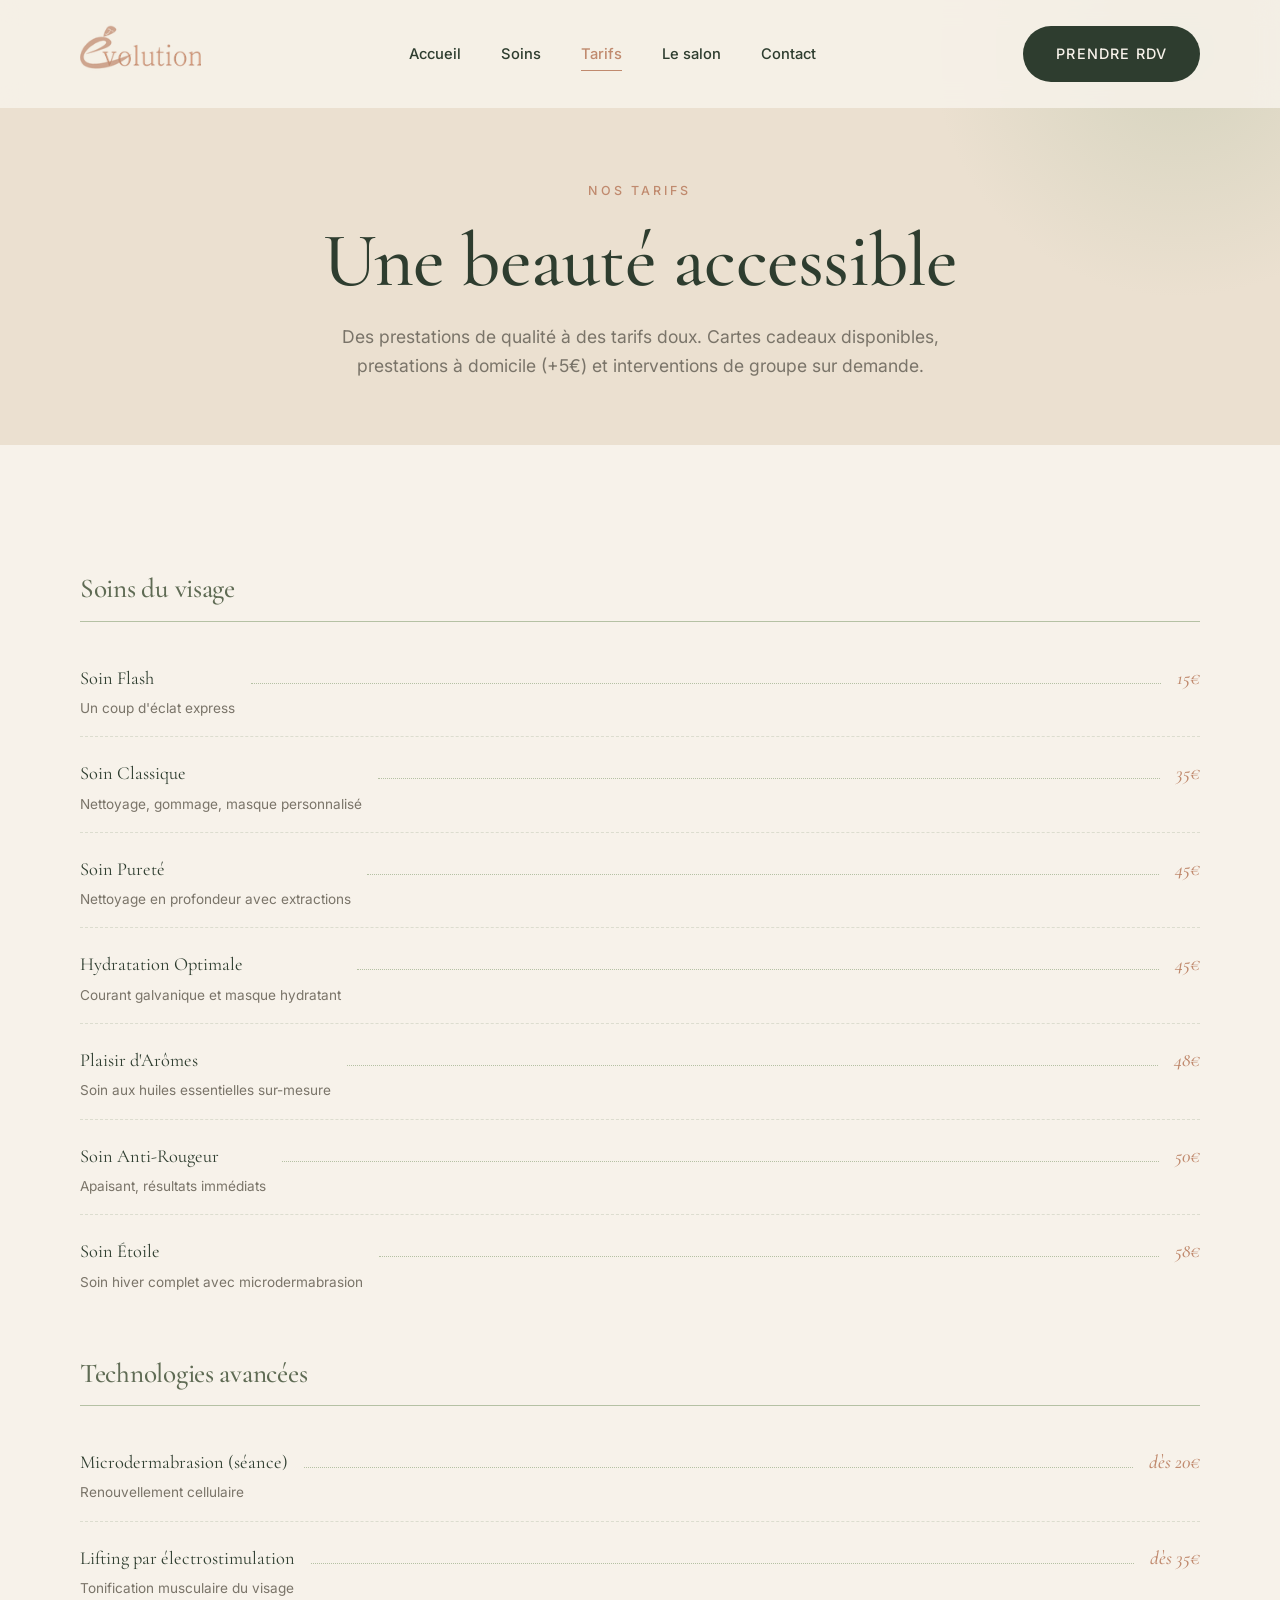
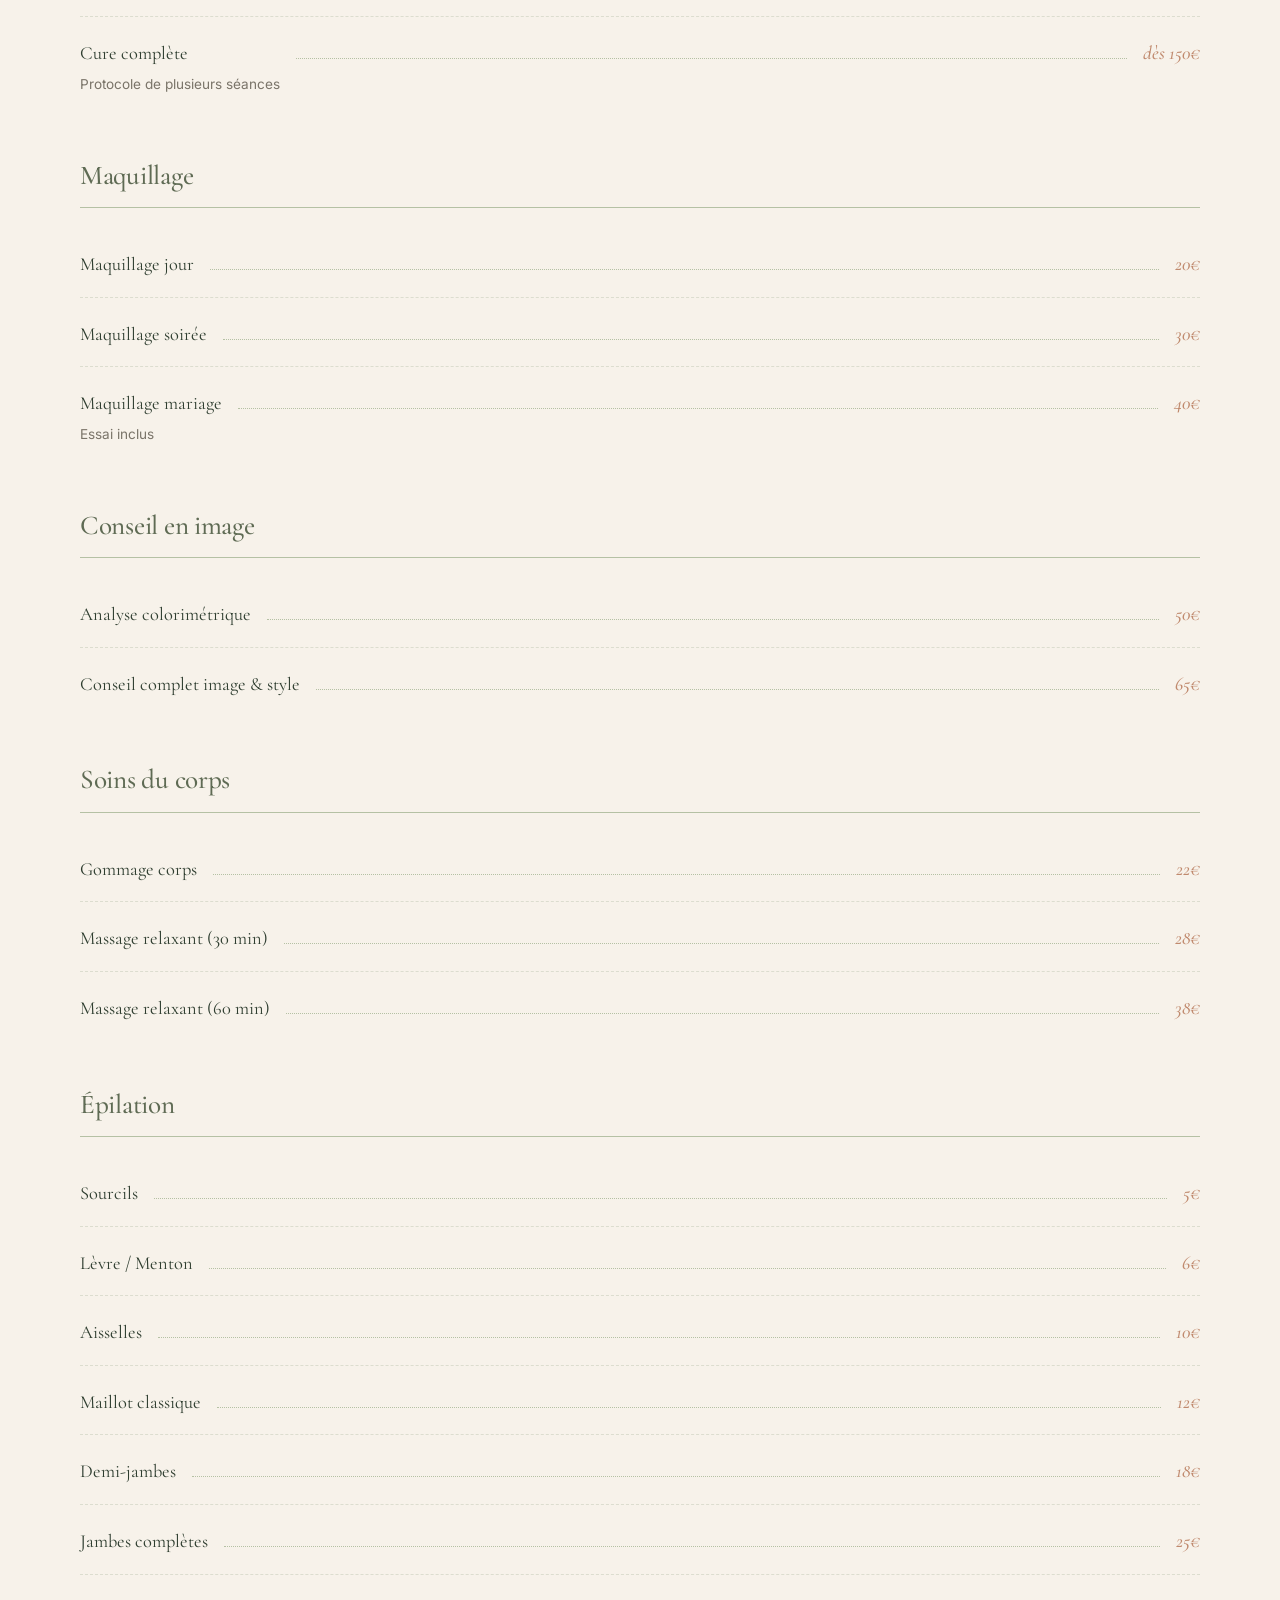
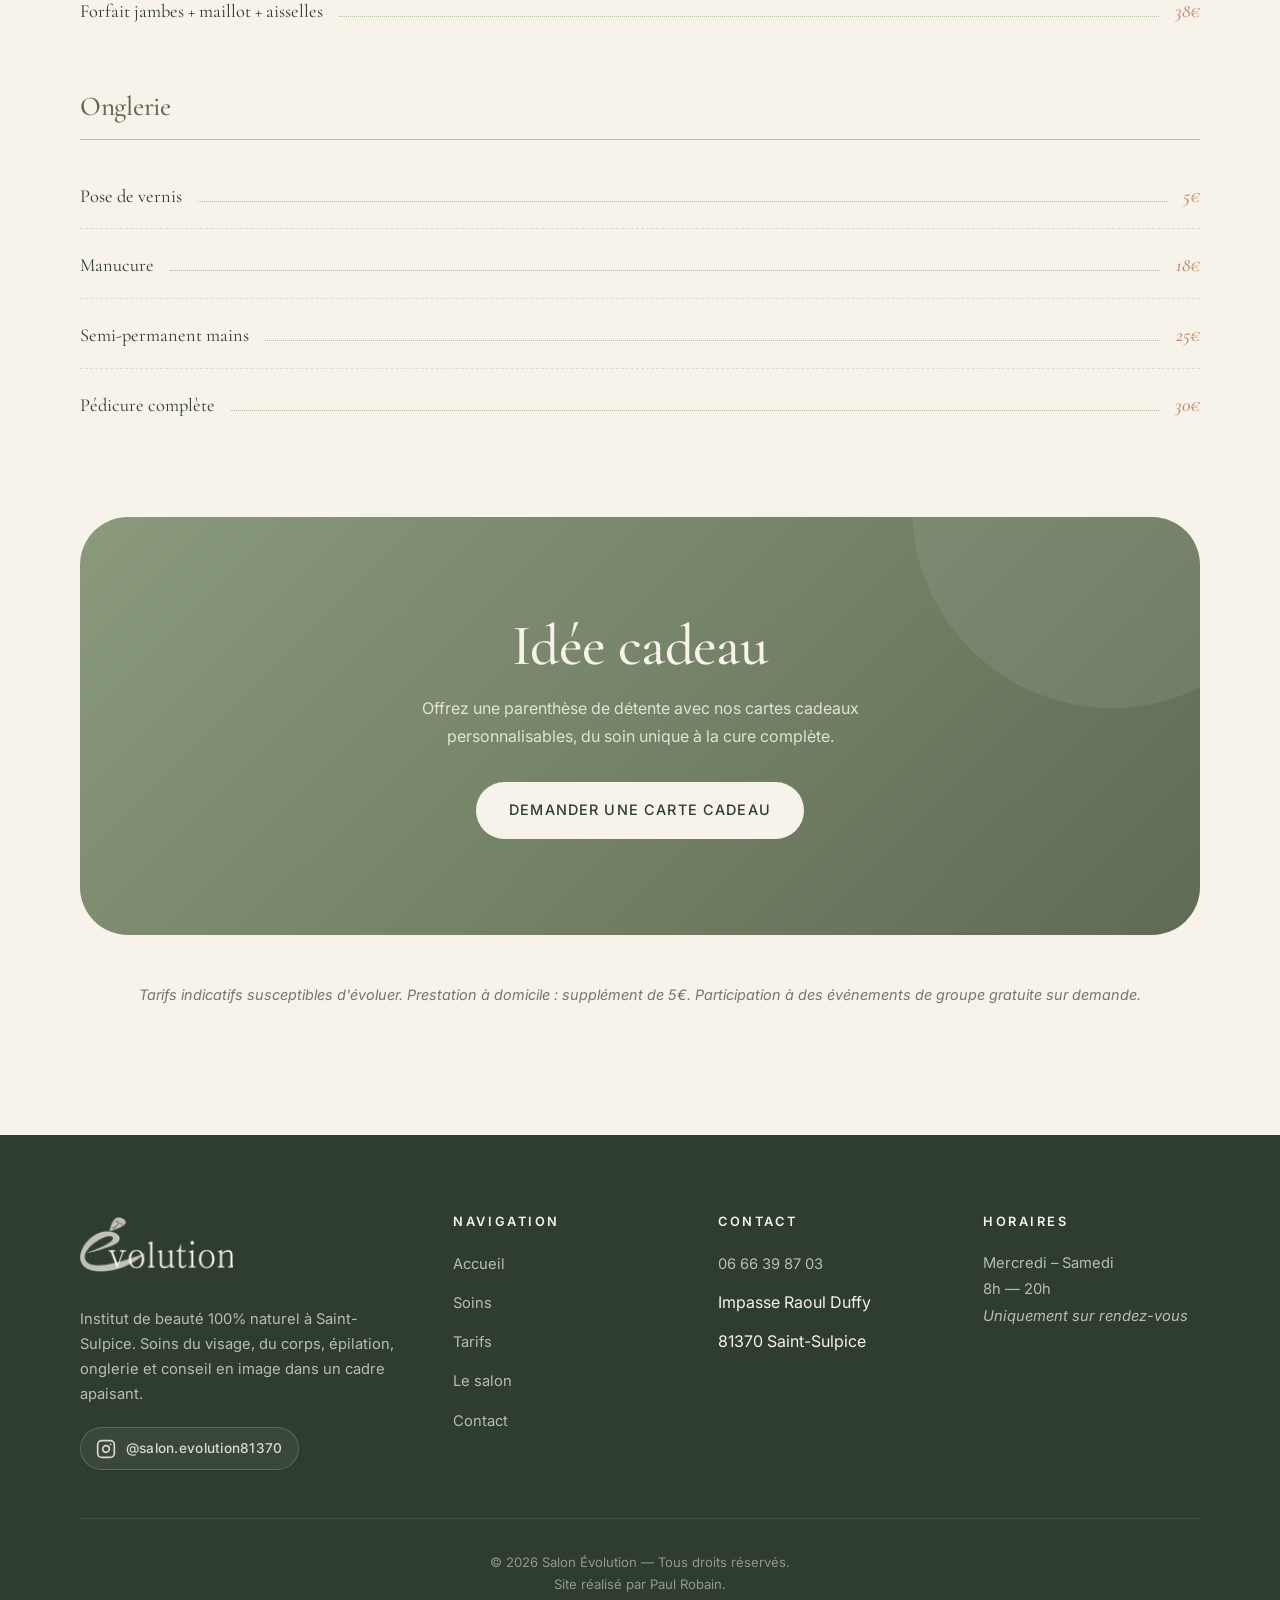
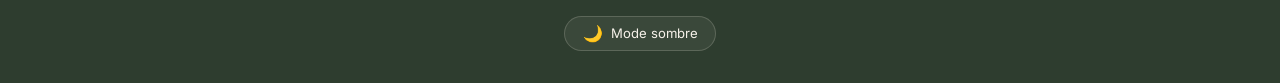
<file: tarifs.html>
<!DOCTYPE html>
<html lang="fr">
<head>
<meta charset="UTF-8" />
<meta name="viewport" content="width=device-width, initial-scale=1.0" />
<title>Tarifs — Salon Évolution</title>
<meta name="description" content="Consultez la carte complète des tarifs du salon Évolution : soins visage, corps, épilation, onglerie et plus." />
<link rel="preconnect" href="https://fonts.googleapis.com" />
<link rel="preconnect" href="https://fonts.gstatic.com" crossorigin />
<link href="https://fonts.googleapis.com/css2?family=Cormorant+Garamond:ital,wght@0,400;0,500;0,600;1,400;1,500&family=Inter:wght@300;400;500;600;700&display=swap" rel="stylesheet" />
<script>(function(){var t=localStorage.getItem("theme")||(matchMedia("(prefers-color-scheme: dark)").matches?"dark":"light");document.documentElement.setAttribute("data-theme",t);})();</script>
<link rel="stylesheet" href="assets/css/styles.css" />
</head>
<body>

<header class="navbar" id="navbar">
  <div class="container nav-inner">
    <a href="index.html" class="brand" aria-label="Salon Évolution — Accueil"><img src="assets/img/logo-evolution.png" srcset="assets/img/logo-evolution.png 1x, assets/img/logo-evolution@2x.png 2x" alt="Salon Évolution" width="146" height="72" /></a>
    <nav>
      <ul class="nav-links">
        <li><a href="index.html">Accueil</a></li>
        <li><a href="soins.html">Soins</a></li>
        <li><a href="tarifs.html" class="active">Tarifs</a></li>
        <li><a href="salon.html">Le salon</a></li>
        <li><a href="contact.html">Contact</a></li>
      </ul>
    </nav>
    <div class="nav-cta">
      <a href="tel:+33666398703" class="btn btn-primary">Prendre RDV</a>
      <button class="nav-toggle" aria-label="Menu"><span></span><span></span><span></span></button>
    </div>
  </div>
</header>

<section class="page-header">
  <div class="container">
    <span class="eyebrow">Nos tarifs</span>
    <h1>Une beauté accessible</h1>
    <p>Des prestations de qualité à des tarifs doux. Cartes cadeaux disponibles, prestations à domicile (+5€) et interventions de groupe sur demande.</p>
  </div>
</section>

<section>
  <div class="container">
    <div class="pricing-categories">

      <div class="pricing-category reveal">
        <h3>Soins du visage</h3>
        <div class="pricing-list">
          <div class="pricing-row">
            <span class="pricing-name">Soin Flash<span class="pricing-desc">Un coup d'éclat express</span></span>
            <span class="pricing-dots"></span>
            <span class="pricing-price">15€</span>
          </div>
          <div class="pricing-row">
            <span class="pricing-name">Soin Classique<span class="pricing-desc">Nettoyage, gommage, masque personnalisé</span></span>
            <span class="pricing-dots"></span>
            <span class="pricing-price">35€</span>
          </div>
          <div class="pricing-row">
            <span class="pricing-name">Soin Pureté<span class="pricing-desc">Nettoyage en profondeur avec extractions</span></span>
            <span class="pricing-dots"></span>
            <span class="pricing-price">45€</span>
          </div>
          <div class="pricing-row">
            <span class="pricing-name">Hydratation Optimale<span class="pricing-desc">Courant galvanique et masque hydratant</span></span>
            <span class="pricing-dots"></span>
            <span class="pricing-price">45€</span>
          </div>
          <div class="pricing-row">
            <span class="pricing-name">Plaisir d'Arômes<span class="pricing-desc">Soin aux huiles essentielles sur-mesure</span></span>
            <span class="pricing-dots"></span>
            <span class="pricing-price">48€</span>
          </div>
          <div class="pricing-row">
            <span class="pricing-name">Soin Anti-Rougeur<span class="pricing-desc">Apaisant, résultats immédiats</span></span>
            <span class="pricing-dots"></span>
            <span class="pricing-price">50€</span>
          </div>
          <div class="pricing-row">
            <span class="pricing-name">Soin Étoile<span class="pricing-desc">Soin hiver complet avec microdermabrasion</span></span>
            <span class="pricing-dots"></span>
            <span class="pricing-price">58€</span>
          </div>
        </div>
      </div>

      <div class="pricing-category reveal">
        <h3>Technologies avancées</h3>
        <div class="pricing-list">
          <div class="pricing-row">
            <span class="pricing-name">Microdermabrasion (séance)<span class="pricing-desc">Renouvellement cellulaire</span></span>
            <span class="pricing-dots"></span>
            <span class="pricing-price">dès 20€</span>
          </div>
          <div class="pricing-row">
            <span class="pricing-name">Lifting par électrostimulation<span class="pricing-desc">Tonification musculaire du visage</span></span>
            <span class="pricing-dots"></span>
            <span class="pricing-price">dès 35€</span>
          </div>
          <div class="pricing-row">
            <span class="pricing-name">Cure complète<span class="pricing-desc">Protocole de plusieurs séances</span></span>
            <span class="pricing-dots"></span>
            <span class="pricing-price">dès 150€</span>
          </div>
        </div>
      </div>

      <div class="pricing-category reveal">
        <h3>Maquillage</h3>
        <div class="pricing-list">
          <div class="pricing-row">
            <span class="pricing-name">Maquillage jour</span>
            <span class="pricing-dots"></span>
            <span class="pricing-price">20€</span>
          </div>
          <div class="pricing-row">
            <span class="pricing-name">Maquillage soirée</span>
            <span class="pricing-dots"></span>
            <span class="pricing-price">30€</span>
          </div>
          <div class="pricing-row">
            <span class="pricing-name">Maquillage mariage<span class="pricing-desc">Essai inclus</span></span>
            <span class="pricing-dots"></span>
            <span class="pricing-price">40€</span>
          </div>
        </div>
      </div>

      <div class="pricing-category reveal">
        <h3>Conseil en image</h3>
        <div class="pricing-list">
          <div class="pricing-row">
            <span class="pricing-name">Analyse colorimétrique</span>
            <span class="pricing-dots"></span>
            <span class="pricing-price">50€</span>
          </div>
          <div class="pricing-row">
            <span class="pricing-name">Conseil complet image & style</span>
            <span class="pricing-dots"></span>
            <span class="pricing-price">65€</span>
          </div>
        </div>
      </div>

      <div class="pricing-category reveal">
        <h3>Soins du corps</h3>
        <div class="pricing-list">
          <div class="pricing-row">
            <span class="pricing-name">Gommage corps</span>
            <span class="pricing-dots"></span>
            <span class="pricing-price">22€</span>
          </div>
          <div class="pricing-row">
            <span class="pricing-name">Massage relaxant (30 min)</span>
            <span class="pricing-dots"></span>
            <span class="pricing-price">28€</span>
          </div>
          <div class="pricing-row">
            <span class="pricing-name">Massage relaxant (60 min)</span>
            <span class="pricing-dots"></span>
            <span class="pricing-price">38€</span>
          </div>
        </div>
      </div>

      <div class="pricing-category reveal">
        <h3>Épilation</h3>
        <div class="pricing-list">
          <div class="pricing-row">
            <span class="pricing-name">Sourcils</span>
            <span class="pricing-dots"></span>
            <span class="pricing-price">5€</span>
          </div>
          <div class="pricing-row">
            <span class="pricing-name">Lèvre / Menton</span>
            <span class="pricing-dots"></span>
            <span class="pricing-price">6€</span>
          </div>
          <div class="pricing-row">
            <span class="pricing-name">Aisselles</span>
            <span class="pricing-dots"></span>
            <span class="pricing-price">10€</span>
          </div>
          <div class="pricing-row">
            <span class="pricing-name">Maillot classique</span>
            <span class="pricing-dots"></span>
            <span class="pricing-price">12€</span>
          </div>
          <div class="pricing-row">
            <span class="pricing-name">Demi-jambes</span>
            <span class="pricing-dots"></span>
            <span class="pricing-price">18€</span>
          </div>
          <div class="pricing-row">
            <span class="pricing-name">Jambes complètes</span>
            <span class="pricing-dots"></span>
            <span class="pricing-price">25€</span>
          </div>
          <div class="pricing-row">
            <span class="pricing-name">Forfait jambes + maillot + aisselles</span>
            <span class="pricing-dots"></span>
            <span class="pricing-price">38€</span>
          </div>
        </div>
      </div>

      <div class="pricing-category reveal">
        <h3>Onglerie</h3>
        <div class="pricing-list">
          <div class="pricing-row">
            <span class="pricing-name">Pose de vernis</span>
            <span class="pricing-dots"></span>
            <span class="pricing-price">5€</span>
          </div>
          <div class="pricing-row">
            <span class="pricing-name">Manucure</span>
            <span class="pricing-dots"></span>
            <span class="pricing-price">18€</span>
          </div>
          <div class="pricing-row">
            <span class="pricing-name">Semi-permanent mains</span>
            <span class="pricing-dots"></span>
            <span class="pricing-price">25€</span>
          </div>
          <div class="pricing-row">
            <span class="pricing-name">Pédicure complète</span>
            <span class="pricing-dots"></span>
            <span class="pricing-price">30€</span>
          </div>
        </div>
      </div>

    </div>

    <div class="cta-banner reveal" style="margin-top: 5rem;">
      <h2>Idée cadeau</h2>
      <p>Offrez une parenthèse de détente avec nos cartes cadeaux personnalisables, du soin unique à la cure complète.</p>
      <a href="contact.html" class="btn">Demander une carte cadeau</a>
    </div>

    <p style="text-align: center; color: var(--stone); font-size: 0.9rem; margin-top: 2rem; font-style: italic;">
      Tarifs indicatifs susceptibles d'évoluer. Prestation à domicile : supplément de 5€. Participation à des événements de groupe gratuite sur demande.
    </p>
  </div>
</section>

<footer class="footer">
  <div class="container">
    <div class="footer-grid">
      <div class="footer-about">
        <span class="brand brand-footer"><img src="assets/img/logo-evolution-cream.png" srcset="assets/img/logo-evolution-cream.png 1x, assets/img/logo-evolution-cream@2x.png 2x" alt="Salon Évolution" width="146" height="72" /></span>
        <p>Institut de beauté 100% naturel à Saint-Sulpice. Soins du visage, du corps, épilation, onglerie et conseil en image dans un cadre apaisant.</p>
        <div class="footer-social">
          <a href="https://www.instagram.com/salon.evolution81370" target="_blank" rel="noopener" aria-label="Suivez-nous sur Instagram"><svg xmlns="http://www.w3.org/2000/svg" width="20" height="20" viewBox="0 0 24 24" fill="none" stroke="currentColor" stroke-width="2" stroke-linecap="round" stroke-linejoin="round" aria-hidden="true"><rect x="2" y="2" width="20" height="20" rx="5" ry="5"/><path d="M16 11.37A4 4 0 1 1 12.63 8 4 4 0 0 1 16 11.37z"/><line x1="17.5" y1="6.5" x2="17.5" y2="6.5"/></svg><span>@salon.evolution81370</span></a>
        </div>
      </div>
      <div>
        <h4>Navigation</h4>
        <ul class="footer-links">
          <li><a href="index.html">Accueil</a></li>
          <li><a href="soins.html">Soins</a></li>
          <li><a href="tarifs.html">Tarifs</a></li>
          <li><a href="salon.html">Le salon</a></li>
          <li><a href="contact.html">Contact</a></li>
        </ul>
      </div>
      <div>
        <h4>Contact</h4>
        <ul class="footer-links">
          <li><a href="tel:+33666398703">06 66 39 87 03</a></li>
          <li>Impasse Raoul Duffy</li>
          <li>81370 Saint-Sulpice</li>
        </ul>
      </div>
      <div class="footer-hours">
        <h4>Horaires</h4>
        <p>Mercredi – Samedi<br />8h — 20h<br /><em>Uniquement sur rendez-vous</em></p>
      </div>
    </div>
    <div class="footer-bottom">
      © <span id="year"></span> Salon Évolution — Tous droits réservés.
      <br />
      Site réalisé par <a href="https://paulrobain.fr" target="_blank" rel="noopener">Paul Robain</a>.
      <br />
      <button id="theme-toggle" class="theme-toggle" aria-label="Changer de thème">
        <span class="icon"></span>
        <span class="label-dark">Mode sombre</span>
        <span class="label-light">Mode clair</span>
      </button>
    </div>
  </div>
</footer>

<a href="tel:+33666398703" class="fab" id="fab">📞 Prendre RDV</a>
<script src="assets/js/main.js"></script>
</body>
</html>
</file>
<file: assets/css/styles.css>
/* =========================================================
   SALON ÉVOLUTION — Zen & Organic design system
   ========================================================= */

:root {
  --sage: #8a9a7b;
  --sage-dark: #5f6b54;
  --sage-light: #b5c1a4;
  --cream: #f7f2ea;
  --cream-warm: #ebe0d0;
  --terracotta: #c08a6e;
  --terracotta-dark: #a06a4e;
  --forest: #2e3d2f;
  --stone: #7a7469;
  --white-soft: #fbf8f3;

  --font-serif: "Cormorant Garamond", "Playfair Display", Georgia, serif;
  --font-sans: "Inter", -apple-system, BlinkMacSystemFont, "Segoe UI", sans-serif;

  --radius-sm: 12px;
  --radius-md: 24px;
  --radius-lg: 48px;

  --shadow-soft: 0 10px 40px -15px rgba(46, 61, 47, 0.15);
  --shadow-medium: 0 20px 60px -20px rgba(46, 61, 47, 0.2);

  --transition: 0.4s cubic-bezier(0.4, 0, 0.2, 1);

  --container: 1200px;
}

* {
  margin: 0;
  padding: 0;
  box-sizing: border-box;
}

html {
  scroll-behavior: smooth;
  scroll-padding-top: 90px;
}

body {
  font-family: var(--font-sans);
  font-size: 16px;
  line-height: 1.7;
  color: var(--forest);
  background: var(--cream);
  -webkit-font-smoothing: antialiased;
  overflow-x: hidden;
}

img {
  max-width: 100%;
  display: block;
}

a {
  color: inherit;
  text-decoration: none;
  transition: color var(--transition);
}

/* =========================================================
   Typography
   ========================================================= */
h1, h2, h3, h4 {
  font-family: var(--font-serif);
  font-weight: 500;
  line-height: 1.15;
  color: var(--forest);
  letter-spacing: -0.01em;
}

h1 { font-size: clamp(2.8rem, 6vw, 5rem); }
h2 { font-size: clamp(2.2rem, 4.5vw, 3.6rem); }
h3 { font-size: clamp(1.4rem, 2.5vw, 1.8rem); }
h4 { font-size: 1.2rem; }

.eyebrow {
  font-family: var(--font-sans);
  font-size: 0.78rem;
  letter-spacing: 0.25em;
  text-transform: uppercase;
  color: var(--terracotta);
  font-weight: 500;
  margin-bottom: 1rem;
  display: inline-block;
}

.lead {
  font-size: 1.15rem;
  color: var(--stone);
  max-width: 600px;
  line-height: 1.75;
}

/* =========================================================
   Layout
   ========================================================= */
.container {
  width: 100%;
  max-width: var(--container);
  margin: 0 auto;
  padding: 0 clamp(1.25rem, 4vw, 2.5rem);
}

section {
  padding: clamp(4rem, 10vw, 8rem) 0;
}

.section-header {
  text-align: center;
  max-width: 720px;
  margin: 0 auto 4rem;
}

.section-header .lead {
  margin: 1rem auto 0;
}

/* =========================================================
   Buttons
   ========================================================= */
.btn {
  display: inline-flex;
  align-items: center;
  gap: 0.6rem;
  padding: 0.95rem 2rem;
  font-family: var(--font-sans);
  font-size: 0.9rem;
  font-weight: 500;
  letter-spacing: 0.08em;
  text-transform: uppercase;
  border-radius: 999px;
  cursor: pointer;
  border: 1px solid transparent;
  transition: all var(--transition);
  white-space: nowrap;
}

.btn-primary {
  background: var(--forest);
  color: var(--cream);
}
.btn-primary:hover {
  background: var(--sage-dark);
  transform: translateY(-2px);
  box-shadow: var(--shadow-medium);
}

.btn-outline {
  background: transparent;
  color: var(--forest);
  border-color: var(--forest);
}
.btn-outline:hover {
  background: var(--forest);
  color: var(--cream);
}

.btn-terracotta {
  background: var(--terracotta);
  color: var(--white-soft);
}
.btn-terracotta:hover {
  background: var(--terracotta-dark);
  transform: translateY(-2px);
  box-shadow: var(--shadow-medium);
}

/* =========================================================
   Navigation
   ========================================================= */
.navbar {
  position: fixed;
  top: 0;
  left: 0;
  right: 0;
  z-index: 100;
  padding: 1.5rem 0;
  transition: padding var(--transition), box-shadow var(--transition);
  border-bottom: 1px solid transparent;
}
.navbar::before {
  content: "";
  position: absolute;
  inset: 0;
  background: rgba(247, 242, 234, 0.85);
  backdrop-filter: blur(12px);
  -webkit-backdrop-filter: blur(12px);
  z-index: -1;
}
.navbar.scrolled {
  padding: 0.9rem 0;
  border-bottom-color: rgba(138, 154, 123, 0.15);
}

.nav-inner {
  display: flex;
  align-items: center;
  justify-content: space-between;
  gap: 2rem;
}

.brand {
  font-family: var(--font-serif);
  font-size: 1.6rem;
  font-weight: 500;
  color: var(--forest);
  letter-spacing: 0.02em;
  display: inline-flex;
  align-items: center;
}
.brand img {
  display: block;
  height: 60px;
  width: auto;
  transition: height var(--transition);
}
.navbar.scrolled .brand img { height: 48px; }
@media (max-width: 560px) {
  .brand img { height: 52px; }
  .navbar.scrolled .brand img { height: 42px; }
}
.brand span {
  color: var(--terracotta);
  font-style: italic;
}

.nav-links {
  display: flex;
  gap: 2.5rem;
  list-style: none;
}

.nav-links a {
  font-size: 0.92rem;
  font-weight: 500;
  color: var(--forest);
  position: relative;
  padding: 0.25rem 0;
}
.nav-links a::after {
  content: "";
  position: absolute;
  bottom: -4px;
  left: 0;
  width: 0;
  height: 1px;
  background: var(--terracotta);
  transition: width var(--transition);
}
.nav-links a:hover::after,
.nav-links a.active::after { width: 100%; }
.nav-links a.active { color: var(--terracotta); }

.nav-cta {
  display: flex;
  align-items: center;
  gap: 1rem;
}

.nav-toggle {
  display: none;
  background: none;
  border: none;
  cursor: pointer;
  width: 32px;
  height: 24px;
  position: relative;
}
.nav-toggle span {
  position: absolute;
  left: 0;
  right: 0;
  height: 1.5px;
  background: var(--forest);
  transition: all var(--transition);
}
.nav-toggle span:nth-child(1) { top: 4px; }
.nav-toggle span:nth-child(2) { top: 50%; transform: translateY(-50%); }
.nav-toggle span:nth-child(3) { bottom: 4px; }

body.nav-open .nav-toggle span:nth-child(1) { top: 50%; transform: translateY(-50%) rotate(45deg); }
body.nav-open .nav-toggle span:nth-child(2) { opacity: 0; }
body.nav-open .nav-toggle span:nth-child(3) { bottom: 50%; transform: translateY(50%) rotate(-45deg); }

/* =========================================================
   Hero
   ========================================================= */
.hero {
  position: relative;
  padding: 11rem 0 6rem;
  overflow: hidden;
}
.hero-grid {
  display: grid;
  grid-template-columns: 1.1fr 1fr;
  gap: clamp(2rem, 6vw, 5rem);
  align-items: center;
}
.hero-content h1 {
  margin-bottom: 1.5rem;
}
.hero-content h1 em {
  font-style: italic;
  color: var(--terracotta);
}
.hero-content .lead {
  margin-bottom: 2.5rem;
  font-size: 1.2rem;
}
.hero-actions {
  display: flex;
  gap: 1rem;
  flex-wrap: wrap;
}

.hero-visual {
  position: relative;
  aspect-ratio: 4/5;
}
.hero-visual img {
  width: 100%;
  height: 100%;
  object-fit: cover;
  border-radius: 50% 50% 30% 30% / 40% 40% 20% 20%;
  box-shadow: var(--shadow-medium);
  display: block;
}

.hero-badge {
  position: absolute;
  bottom: -20px;
  left: -30px;
  background: var(--cream-warm);
  padding: 1.25rem 1.5rem;
  border-radius: var(--radius-md);
  box-shadow: var(--shadow-soft);
  display: flex;
  align-items: center;
  gap: 0.75rem;
  font-size: 0.88rem;
  font-weight: 500;
}
.hero-badge::before {
  content: "🌿";
  font-size: 1.5rem;
}

.hero-decor {
  position: absolute;
  top: 10%;
  right: -100px;
  width: 400px;
  height: 400px;
  background: radial-gradient(circle, var(--sage-light) 0%, transparent 70%);
  opacity: 0.35;
  z-index: -1;
  filter: blur(30px);
}

/* =========================================================
   Sections — Intro / Values
   ========================================================= */
.values {
  background: var(--white-soft);
}
.values-grid {
  display: grid;
  grid-template-columns: repeat(auto-fit, minmax(240px, 1fr));
  gap: 2rem;
}
.value-card {
  padding: 2.5rem 2rem;
  border-radius: var(--radius-md);
  background: var(--cream);
  text-align: center;
  transition: transform var(--transition), box-shadow var(--transition);
}
.value-card:hover {
  transform: translateY(-6px);
  box-shadow: var(--shadow-soft);
}
.value-icon {
  width: 64px;
  height: 64px;
  margin: 0 auto 1.25rem;
  border-radius: 50%;
  background: var(--sage-light);
  color: var(--sage-dark);
  display: grid;
  place-items: center;
  font-size: 1.6rem;
}
.value-card h3 {
  margin-bottom: 0.75rem;
}
.value-card p {
  color: var(--stone);
  font-size: 0.95rem;
}

/* =========================================================
   Services preview
   ========================================================= */
.services-preview {
  position: relative;
}
.services-grid {
  display: grid;
  grid-template-columns: repeat(auto-fit, minmax(280px, 1fr));
  gap: 1.5rem;
}
.service-card {
  position: relative;
  border-radius: var(--radius-md);
  overflow: hidden;
  aspect-ratio: 3/4;
  cursor: pointer;
  transition: transform var(--transition);
}
.service-card:hover { transform: translateY(-6px); }
.service-card img {
  width: 100%;
  height: 100%;
  object-fit: cover;
  transition: transform 0.8s ease;
}
.service-card:hover img { transform: scale(1.08); }

.service-card::after {
  content: "";
  position: absolute;
  inset: 0;
  background: linear-gradient(180deg, transparent 40%, rgba(46, 61, 47, 0.85) 100%);
}
.service-card-content {
  position: absolute;
  bottom: 0;
  left: 0;
  right: 0;
  padding: 2rem;
  color: var(--cream);
  z-index: 1;
}
.service-card-content h3 {
  color: var(--cream);
  margin-bottom: 0.5rem;
}
.service-card-content p {
  font-size: 0.9rem;
  opacity: 0.85;
  margin-bottom: 1rem;
}
.service-card-content .price {
  display: inline-block;
  font-family: var(--font-serif);
  font-size: 1.2rem;
  font-style: italic;
}

/* =========================================================
   About split section
   ========================================================= */
.about-split {
  background: var(--cream-warm);
}
.about-grid {
  display: grid;
  grid-template-columns: 1fr 1fr;
  gap: clamp(2rem, 6vw, 5rem);
  align-items: center;
}
.about-images {
  position: relative;
  aspect-ratio: 1/1;
}
.about-img-main, .about-img-secondary {
  position: absolute;
  border-radius: var(--radius-md);
  overflow: hidden;
  box-shadow: var(--shadow-soft);
}
.about-img-main {
  top: 0;
  left: 0;
  width: 70%;
  height: 75%;
}
.about-img-secondary {
  bottom: 0;
  right: 0;
  width: 55%;
  height: 55%;
  border: 8px solid var(--cream-warm);
}
.about-img-main img, .about-img-secondary img {
  width: 100%;
  height: 100%;
  object-fit: cover;
}

.about-content h2 {
  margin-bottom: 1.5rem;
}
.about-content p {
  margin-bottom: 1.25rem;
  color: var(--stone);
}
.about-signature {
  margin-top: 2rem;
  font-family: var(--font-serif);
  font-style: italic;
  font-size: 1.3rem;
  color: var(--sage-dark);
}

/* =========================================================
   Gallery
   ========================================================= */
.gallery-grid {
  display: grid;
  grid-template-columns: repeat(4, 1fr);
  grid-auto-rows: 220px;
  gap: 1rem;
}
.gallery-item {
  border-radius: var(--radius-sm);
  overflow: hidden;
  cursor: pointer;
  position: relative;
}
.gallery-item img {
  width: 100%;
  height: 100%;
  object-fit: cover;
  transition: transform 0.8s ease;
}
.gallery-item:hover img { transform: scale(1.08); }
.gallery-item.tall { grid-row: span 2; }
.gallery-item.wide { grid-column: span 2; }

/* =========================================================
   Testimonials
   ========================================================= */
.testimonials {
  background: var(--forest);
  color: var(--cream);
  position: relative;
  overflow: hidden;
}
.testimonials h2 { color: var(--cream); }
.testimonials .eyebrow { color: var(--sage-light); }
.testimonials .lead { color: rgba(247, 242, 234, 0.75); }

.testimonials-grid {
  display: grid;
  grid-template-columns: repeat(auto-fit, minmax(280px, 1fr));
  gap: 2rem;
  margin-top: 3rem;
}
.testimonial-card {
  background: rgba(247, 242, 234, 0.05);
  border: 1px solid rgba(247, 242, 234, 0.1);
  padding: 2.5rem 2rem;
  border-radius: var(--radius-md);
  backdrop-filter: blur(10px);
}
.testimonial-card .stars {
  color: var(--terracotta);
  letter-spacing: 0.1em;
  margin-bottom: 1rem;
}
.testimonial-card p {
  font-family: var(--font-serif);
  font-size: 1.15rem;
  font-style: italic;
  line-height: 1.6;
  margin-bottom: 1.5rem;
  color: var(--cream);
}
.testimonial-author {
  font-size: 0.9rem;
  color: var(--sage-light);
  font-weight: 500;
  letter-spacing: 0.05em;
}

/* =========================================================
   Pricing table
   ========================================================= */
.pricing-categories {
  display: grid;
  gap: 3rem;
}
.pricing-category h3 {
  margin-bottom: 1.5rem;
  padding-bottom: 1rem;
  border-bottom: 1px solid var(--sage-light);
  color: var(--sage-dark);
  font-size: 1.7rem;
}
.pricing-list {
  display: grid;
  gap: 0.25rem;
}
.pricing-row {
  display: flex;
  align-items: baseline;
  justify-content: space-between;
  gap: 1rem;
  padding: 1rem 0;
  border-bottom: 1px dashed rgba(138, 154, 123, 0.25);
}
.pricing-row:last-child { border-bottom: none; }
.pricing-name {
  font-family: var(--font-serif);
  font-size: 1.15rem;
  color: var(--forest);
}
.pricing-desc {
  display: block;
  font-family: var(--font-sans);
  font-size: 0.85rem;
  font-style: normal;
  color: var(--stone);
  margin-top: 0.2rem;
}
.pricing-dots {
  flex: 1;
  border-bottom: 1px dotted var(--sage-light);
  margin-bottom: 0.3rem;
  min-width: 20px;
}
.pricing-price {
  font-family: var(--font-serif);
  font-size: 1.2rem;
  font-weight: 500;
  color: var(--terracotta);
  font-style: italic;
  white-space: nowrap;
}

/* =========================================================
   Contact / Map
   ========================================================= */
.contact-grid {
  display: grid;
  grid-template-columns: 1fr 1.2fr;
  gap: 3rem;
  align-items: start;
}
.contact-info {
  padding: 2.5rem;
  background: var(--white-soft);
  border-radius: var(--radius-md);
  box-shadow: var(--shadow-soft);
}
.contact-item {
  display: flex;
  gap: 1rem;
  padding: 1.25rem 0;
  border-bottom: 1px solid rgba(138, 154, 123, 0.15);
}
.contact-item:last-child { border-bottom: none; }
.contact-item-icon {
  width: 44px;
  height: 44px;
  border-radius: 50%;
  background: var(--sage-light);
  color: var(--sage-dark);
  display: grid;
  place-items: center;
  flex-shrink: 0;
  font-size: 1.1rem;
}
.contact-item-label {
  font-size: 0.75rem;
  letter-spacing: 0.15em;
  text-transform: uppercase;
  color: var(--stone);
  margin-bottom: 0.2rem;
}
.contact-item-value {
  font-family: var(--font-serif);
  font-size: 1.15rem;
  color: var(--forest);
}
.contact-item-value a:hover { color: var(--terracotta); }

.map-wrap {
  border-radius: var(--radius-md);
  overflow: hidden;
  box-shadow: var(--shadow-soft);
  aspect-ratio: 1/1;
}
.map-wrap iframe {
  width: 100%;
  height: 100%;
  border: 0;
  filter: hue-rotate(20deg) saturate(0.85);
}

/* =========================================================
   CTA Banner
   ========================================================= */
.cta-banner {
  background: linear-gradient(135deg, var(--sage) 0%, var(--sage-dark) 100%);
  color: var(--cream);
  text-align: center;
  border-radius: var(--radius-lg);
  padding: clamp(3rem, 8vw, 6rem) 2rem;
  margin: 3rem 0;
  position: relative;
  overflow: hidden;
}
.cta-banner::before {
  content: "";
  position: absolute;
  top: -50%;
  right: -10%;
  width: 400px;
  height: 400px;
  border-radius: 50%;
  background: rgba(247, 242, 234, 0.08);
}
.cta-banner h2 { color: var(--cream); margin-bottom: 1rem; }
.cta-banner p { color: rgba(247, 242, 234, 0.85); margin-bottom: 2rem; max-width: 560px; margin-left: auto; margin-right: auto; }
.cta-banner .btn {
  background: var(--cream);
  color: var(--forest);
  display: flex;
  width: fit-content;
  max-width: 100%;
  margin-left: auto;
  margin-right: auto;
  justify-content: center;
  position: relative;
}
.cta-banner .btn:hover {
  background: var(--terracotta);
  color: var(--cream);
}

/* =========================================================
   Footer
   ========================================================= */
.footer {
  background: var(--forest);
  color: var(--cream);
  padding: 5rem 0 2rem;
}
.footer-grid {
  display: grid;
  grid-template-columns: 1.5fr 1fr 1fr 1fr;
  gap: 3rem;
  margin-bottom: 3rem;
}
.footer h4 {
  color: var(--cream);
  font-family: var(--font-sans);
  font-size: 0.8rem;
  font-weight: 600;
  letter-spacing: 0.2em;
  text-transform: uppercase;
  margin-bottom: 1.25rem;
}
.footer .brand { color: var(--cream); margin-bottom: 1rem; display: block; }
.footer .brand img { height: 76px; width: auto; }
.footer-about p {
  color: rgba(247, 242, 234, 0.7);
  font-size: 0.92rem;
  line-height: 1.7;
}
.footer-social {
  margin-top: 1.25rem;
}
.footer-social a {
  display: inline-flex;
  align-items: center;
  gap: 0.6rem;
  padding: 0.55rem 0.95rem;
  border-radius: 999px;
  background: rgba(247, 242, 234, 0.06);
  border: 1px solid rgba(247, 242, 234, 0.18);
  color: rgba(247, 242, 234, 0.85);
  font-size: 0.85rem;
  font-weight: 500;
  letter-spacing: 0.02em;
  transition: all var(--transition);
}
.footer-social a:hover {
  background: var(--terracotta);
  border-color: var(--terracotta);
  color: var(--cream);
  transform: translateY(-2px);
}
.footer-social svg { flex-shrink: 0; }
.contact-item-icon svg { display: block; }
.footer-links {
  list-style: none;
  display: grid;
  gap: 0.75rem;
}
.footer-links a {
  color: rgba(247, 242, 234, 0.7);
  font-size: 0.92rem;
}
.footer-links a:hover { color: var(--terracotta); }
.footer-hours p {
  font-size: 0.92rem;
  color: rgba(247, 242, 234, 0.7);
  line-height: 1.8;
}
.footer-bottom {
  padding-top: 2rem;
  border-top: 1px solid rgba(247, 242, 234, 0.1);
  text-align: center;
  font-size: 0.82rem;
  color: rgba(247, 242, 234, 0.5);
}

/* =========================================================
   Floating appointment button (sticky CTA mobile)
   ========================================================= */
.fab {
  position: fixed;
  bottom: 24px;
  right: 24px;
  z-index: 90;
  background: var(--terracotta);
  color: var(--cream);
  padding: 1rem 1.5rem;
  border-radius: 999px;
  font-size: 0.85rem;
  font-weight: 600;
  letter-spacing: 0.08em;
  text-transform: uppercase;
  box-shadow: 0 10px 30px rgba(192, 138, 110, 0.5);
  display: flex;
  align-items: center;
  gap: 0.5rem;
  transition: transform var(--transition);
  opacity: 0;
  pointer-events: none;
  transform: translateY(20px);
}
.fab.visible {
  opacity: 1;
  pointer-events: auto;
  transform: translateY(0);
}
.fab:hover { transform: translateY(-3px) scale(1.03); }

/* =========================================================
   Page header (non-home pages)
   ========================================================= */
.page-header {
  padding: 11rem 0 4rem;
  background: var(--cream-warm);
  text-align: center;
  position: relative;
  overflow: hidden;
}
.page-header::before {
  content: "";
  position: absolute;
  width: 500px;
  height: 500px;
  border-radius: 50%;
  background: radial-gradient(circle, var(--sage-light) 0%, transparent 70%);
  opacity: 0.4;
  top: -200px;
  right: -150px;
}
.page-header h1 {
  margin-bottom: 1rem;
  position: relative;
}
.page-header p {
  max-width: 600px;
  margin: 0 auto;
  color: var(--stone);
  font-size: 1.1rem;
  position: relative;
}

/* =========================================================
   Services detail cards
   ========================================================= */
.service-detail {
  display: grid;
  grid-template-columns: 1fr 1fr;
  gap: clamp(2rem, 6vw, 5rem);
  align-items: center;
  margin-bottom: 6rem;
}
.service-detail:nth-child(even) {
  direction: rtl;
}
.service-detail:nth-child(even) > * { direction: ltr; }

.service-detail-img {
  border-radius: var(--radius-md);
  overflow: hidden;
  aspect-ratio: 4/5;
  box-shadow: var(--shadow-soft);
}
.service-detail-img img {
  width: 100%;
  height: 100%;
  object-fit: cover;
}
.service-detail-content h2 {
  margin-bottom: 1.5rem;
}
.service-detail-content ul {
  list-style: none;
  margin-top: 1.5rem;
}
.service-detail-content li {
  padding: 0.75rem 0;
  padding-left: 2rem;
  position: relative;
  color: var(--stone);
  border-bottom: 1px solid rgba(138, 154, 123, 0.15);
}
.service-detail-content li::before {
  content: "✿";
  position: absolute;
  left: 0;
  color: var(--terracotta);
}
.service-detail-content li strong {
  color: var(--forest);
  font-family: var(--font-serif);
  font-size: 1.15rem;
  font-weight: 500;
  display: block;
  margin-bottom: 0.2rem;
}

/* =========================================================
   Scroll reveal
   ========================================================= */
.reveal {
  opacity: 0;
  transform: translateY(30px);
  transition: opacity 0.9s ease, transform 0.9s ease;
}
.reveal.visible {
  opacity: 1;
  transform: translateY(0);
}

/* =========================================================
   Responsive
   ========================================================= */
@media (max-width: 960px) {
  .hero-grid,
  .about-grid,
  .contact-grid,
  .service-detail {
    grid-template-columns: 1fr !important;
    direction: ltr !important;
  }
  .hero { padding: 8rem 0 4rem; }
  .hero-visual { max-width: 420px; margin: 0 auto; }

  .gallery-grid {
    grid-template-columns: repeat(2, 1fr);
    grid-auto-rows: 180px;
  }
  .gallery-item.wide { grid-column: span 2; }
  .gallery-item.tall { grid-row: span 1; }

  .footer-grid { grid-template-columns: 1fr 1fr; }

  .nav-links {
    position: fixed;
    top: 0;
    right: 0;
    bottom: 0;
    width: min(320px, 85vw);
    background: var(--cream);
    flex-direction: column;
    padding: 6rem 2.5rem 2rem;
    gap: 1.5rem;
    transform: translateX(100%);
    transition: transform var(--transition);
    box-shadow: var(--shadow-medium);
  }
  body.nav-open .nav-links { transform: translateX(0); }
  .nav-links a { font-size: 1.1rem; }
  .nav-toggle { display: block; z-index: 101; }
  .nav-cta .btn:not(.btn-mobile-show) { display: none; }
}

@media (max-width: 560px) {
  .footer-grid { grid-template-columns: 1fr; gap: 2rem; }
  .gallery-grid { grid-template-columns: 1fr; }
  .gallery-item.wide, .gallery-item.tall { grid-column: auto; grid-row: auto; }
  .hero-badge { left: 0; bottom: -30px; font-size: 0.8rem; padding: 1rem; }
  .fab { padding: 0.85rem 1.25rem; font-size: 0.75rem; }
  .cta-banner .btn {
    white-space: normal;
    text-align: center;
    padding: 0.85rem 1.5rem;
    letter-spacing: 0.06em;
  }
}

/* =========================================================
   Theme toggle button
   ========================================================= */
.theme-toggle {
  background: rgba(247, 242, 234, 0.06);
  border: 1px solid rgba(247, 242, 234, 0.18);
  color: var(--cream);
  padding: 0.55rem 1.1rem;
  border-radius: 999px;
  cursor: pointer;
  font-size: 0.82rem;
  font-family: var(--font-sans);
  display: inline-flex;
  align-items: center;
  gap: 0.5rem;
  transition: all var(--transition);
  margin-top: 1.25rem;
}
.theme-toggle:hover {
  background: rgba(247, 242, 234, 0.14);
  border-color: rgba(247, 242, 234, 0.32);
}
.theme-toggle .icon { font-size: 1rem; line-height: 1; }
.theme-toggle .label-dark,
.theme-toggle .label-light { display: none; }
:root[data-theme="light"] .theme-toggle .label-dark { display: inline; }
:root[data-theme="light"] .theme-toggle .icon::before { content: "🌙"; }
:root[data-theme="dark"] .theme-toggle .label-light { display: inline; }
:root[data-theme="dark"] .theme-toggle .icon::before { content: "☀️"; }

/* =========================================================
   Leaflet map container
   ========================================================= */
.map-wrap {
  position: relative;
}
#map {
  width: 100%;
  height: 100%;
  aspect-ratio: 1/1;
  border-radius: var(--radius-md);
  z-index: 1;
}
.leaflet-container {
  font-family: var(--font-sans);
  background: var(--cream-warm);
}
.leaflet-popup-content-wrapper {
  border-radius: var(--radius-sm);
  background: var(--white-soft);
  color: var(--forest);
  box-shadow: var(--shadow-medium);
}
.leaflet-popup-content {
  font-family: var(--font-sans);
  margin: 14px 18px;
}
.leaflet-popup-content strong {
  font-family: var(--font-serif);
  font-size: 1.1rem;
  font-weight: 500;
  display: block;
  margin-bottom: 0.25rem;
  color: var(--forest);
}
.leaflet-popup-tip { background: var(--white-soft); }
.leaflet-control-attribution {
  background: rgba(247, 242, 234, 0.85) !important;
  color: var(--stone) !important;
  font-size: 10px !important;
}
.leaflet-control-attribution a { color: var(--sage-dark) !important; }
.leaflet-control-zoom a {
  background: var(--white-soft) !important;
  color: var(--forest) !important;
  border: none !important;
}
.leaflet-control-zoom a:hover { background: var(--cream-warm) !important; }

/* Custom marker pin */
.marker-pin {
  width: 34px;
  height: 34px;
  border-radius: 50% 50% 50% 0;
  background: var(--terracotta);
  transform: rotate(-45deg);
  border: 3px solid var(--white-soft);
  box-shadow: 0 4px 12px rgba(0, 0, 0, 0.25);
  display: flex;
  align-items: center;
  justify-content: center;
}
.marker-pin::after {
  content: "";
  width: 10px;
  height: 10px;
  border-radius: 50%;
  background: var(--white-soft);
}

/* =========================================================
   DARK MODE
   ========================================================= */
:root[data-theme="dark"] {
  --sage: #a8b894;
  --sage-dark: #7d8b6b;
  --sage-light: #3d4a37;
  --cream: #1a211d;
  --cream-warm: #242d27;
  --terracotta: #d9a486;
  --terracotta-dark: #c08a6e;
  --forest: #ece7dc;
  --stone: #9a988f;
  --white-soft: #242d27;

  --shadow-soft: 0 10px 40px -15px rgba(0, 0, 0, 0.5);
  --shadow-medium: 0 20px 60px -20px rgba(0, 0, 0, 0.6);

  color-scheme: dark;
}

:root[data-theme="dark"] body {
  background: var(--cream);
  color: var(--forest);
}
:root[data-theme="dark"] h1,
:root[data-theme="dark"] h2,
:root[data-theme="dark"] h3,
:root[data-theme="dark"] h4 { color: var(--forest); }

:root[data-theme="dark"] .navbar {
  border-bottom-color: transparent;
}
:root[data-theme="dark"] .navbar::before {
  background: rgba(26, 33, 29, 0.82);
}
:root[data-theme="dark"] .navbar.scrolled {
  border-bottom-color: rgba(168, 184, 148, 0.15);
}

:root[data-theme="dark"] .brand,
:root[data-theme="dark"] .nav-links a { color: var(--forest); }
:root[data-theme="dark"] .nav-toggle span { background: var(--forest); }

:root[data-theme="dark"] .btn-primary {
  background: var(--terracotta);
  color: var(--cream);
}
:root[data-theme="dark"] .btn-primary:hover { background: var(--terracotta-dark); }
:root[data-theme="dark"] .btn-outline {
  color: var(--forest);
  border-color: var(--forest);
}
:root[data-theme="dark"] .btn-outline:hover {
  background: var(--forest);
  color: var(--cream);
}

:root[data-theme="dark"] .values,
:root[data-theme="dark"] .about-split,
:root[data-theme="dark"] .page-header {
  background: #151b17;
}
:root[data-theme="dark"] .value-card { background: var(--cream-warm); }
:root[data-theme="dark"] .hero-badge { background: var(--cream-warm); color: var(--forest); }
:root[data-theme="dark"] .about-img-secondary { border-color: #151b17; }

:root[data-theme="dark"] .service-card::after {
  background: linear-gradient(180deg, transparent 35%, rgba(0, 0, 0, 0.92) 100%);
}
:root[data-theme="dark"] .service-card-content h3,
:root[data-theme="dark"] .service-card-content p,
:root[data-theme="dark"] .service-card-content .price { color: #ece7dc; }

:root[data-theme="dark"] .testimonials { background: #0f1411; }
:root[data-theme="dark"] .testimonials h2,
:root[data-theme="dark"] .testimonial-card p { color: #ece7dc; }
:root[data-theme="dark"] .testimonials .lead { color: rgba(236, 231, 220, 0.72); }
:root[data-theme="dark"] .testimonial-card {
  background: rgba(236, 231, 220, 0.04);
  border-color: rgba(236, 231, 220, 0.08);
}
:root[data-theme="dark"] .testimonial-author { color: var(--sage); }

:root[data-theme="dark"] .cta-banner {
  background: linear-gradient(135deg, #3d4a37 0%, #2a3530 100%);
}
:root[data-theme="dark"] .cta-banner h2,
:root[data-theme="dark"] .cta-banner p { color: #ece7dc; }
:root[data-theme="dark"] .cta-banner .btn {
  background: var(--terracotta);
  color: var(--cream);
}
:root[data-theme="dark"] .cta-banner .btn:hover {
  background: var(--cream);
  color: var(--forest);
}

:root[data-theme="dark"] .pricing-category h3 {
  color: var(--sage);
  border-bottom-color: var(--sage-light);
}
:root[data-theme="dark"] .pricing-row { border-bottom-color: rgba(168, 184, 148, 0.2); }
:root[data-theme="dark"] .pricing-dots { border-bottom-color: var(--sage-light); }
:root[data-theme="dark"] .pricing-name { color: var(--forest); }

:root[data-theme="dark"] .contact-info { background: var(--cream-warm); }
:root[data-theme="dark"] .contact-item { border-bottom-color: rgba(168, 184, 148, 0.15); }
:root[data-theme="dark"] .contact-item-icon {
  background: var(--sage-light);
  color: var(--sage);
}

:root[data-theme="dark"] .footer {
  background: #0f1411;
  color: #ece7dc;
}
:root[data-theme="dark"] .footer h4,
:root[data-theme="dark"] .footer .brand { color: #ece7dc; }
:root[data-theme="dark"] .footer-about p,
:root[data-theme="dark"] .footer-links a,
:root[data-theme="dark"] .footer-hours p { color: rgba(236, 231, 220, 0.65); }
:root[data-theme="dark"] .footer-links a:hover { color: var(--terracotta); }
:root[data-theme="dark"] .footer-bottom {
  border-top-color: rgba(236, 231, 220, 0.1);
  color: rgba(236, 231, 220, 0.45);
}

:root[data-theme="dark"] .service-detail-content li {
  border-bottom-color: rgba(168, 184, 148, 0.15);
}
:root[data-theme="dark"] .value-icon {
  background: var(--sage-light);
  color: var(--sage);
}

:root[data-theme="dark"] .leaflet-container { background: #1a211d; }
:root[data-theme="dark"] .leaflet-popup-content-wrapper,
:root[data-theme="dark"] .leaflet-popup-tip { background: var(--cream-warm); color: var(--forest); }
:root[data-theme="dark"] .leaflet-control-attribution {
  background: rgba(26, 33, 29, 0.85) !important;
  color: rgba(236, 231, 220, 0.6) !important;
}
:root[data-theme="dark"] .leaflet-control-attribution a { color: var(--sage) !important; }
:root[data-theme="dark"] .leaflet-control-zoom a {
  background: var(--cream-warm) !important;
  color: var(--forest) !important;
}

/* Smooth theme transitions */
body, .navbar, .value-card, .service-card, .testimonial-card,
.contact-info, .footer, .cta-banner, .btn, .page-header,
.values, .about-split, .testimonials {
  transition: background-color 0.5s ease, color 0.5s ease, border-color 0.5s ease;
}
</file>
